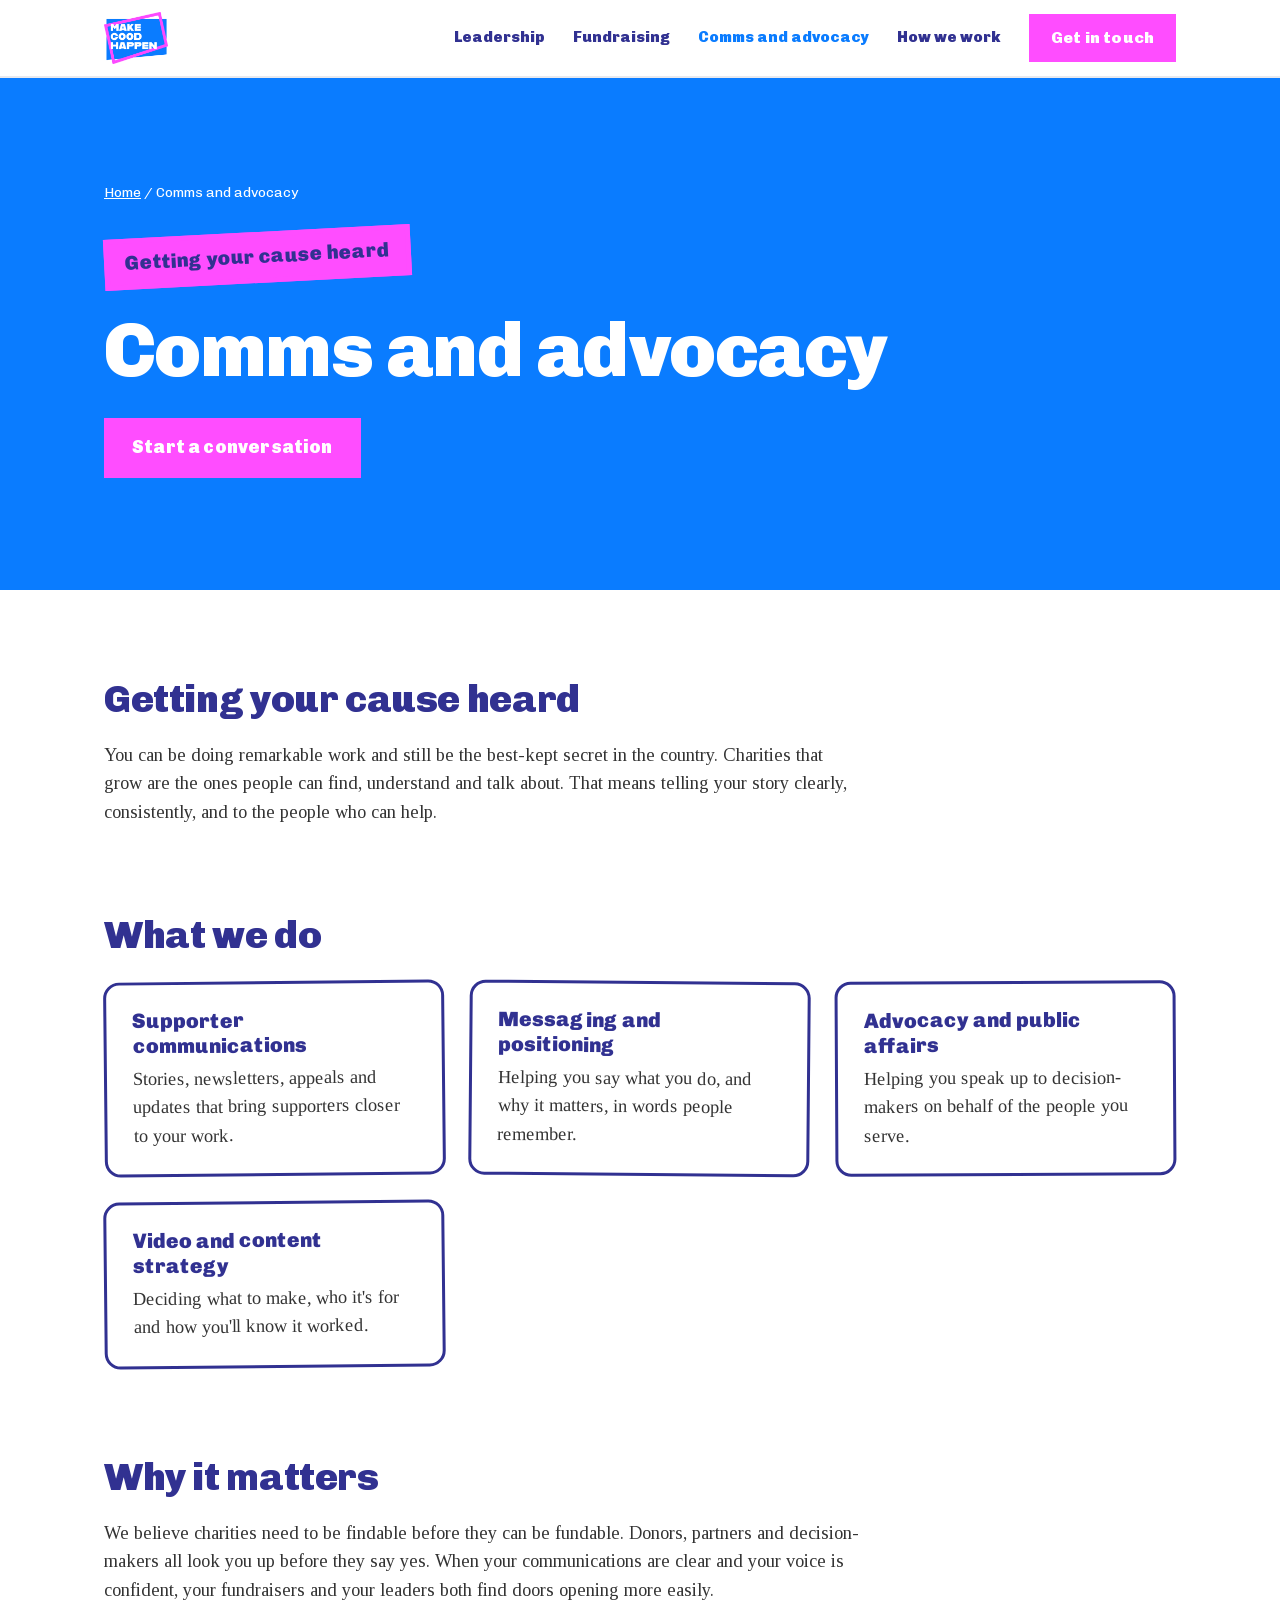
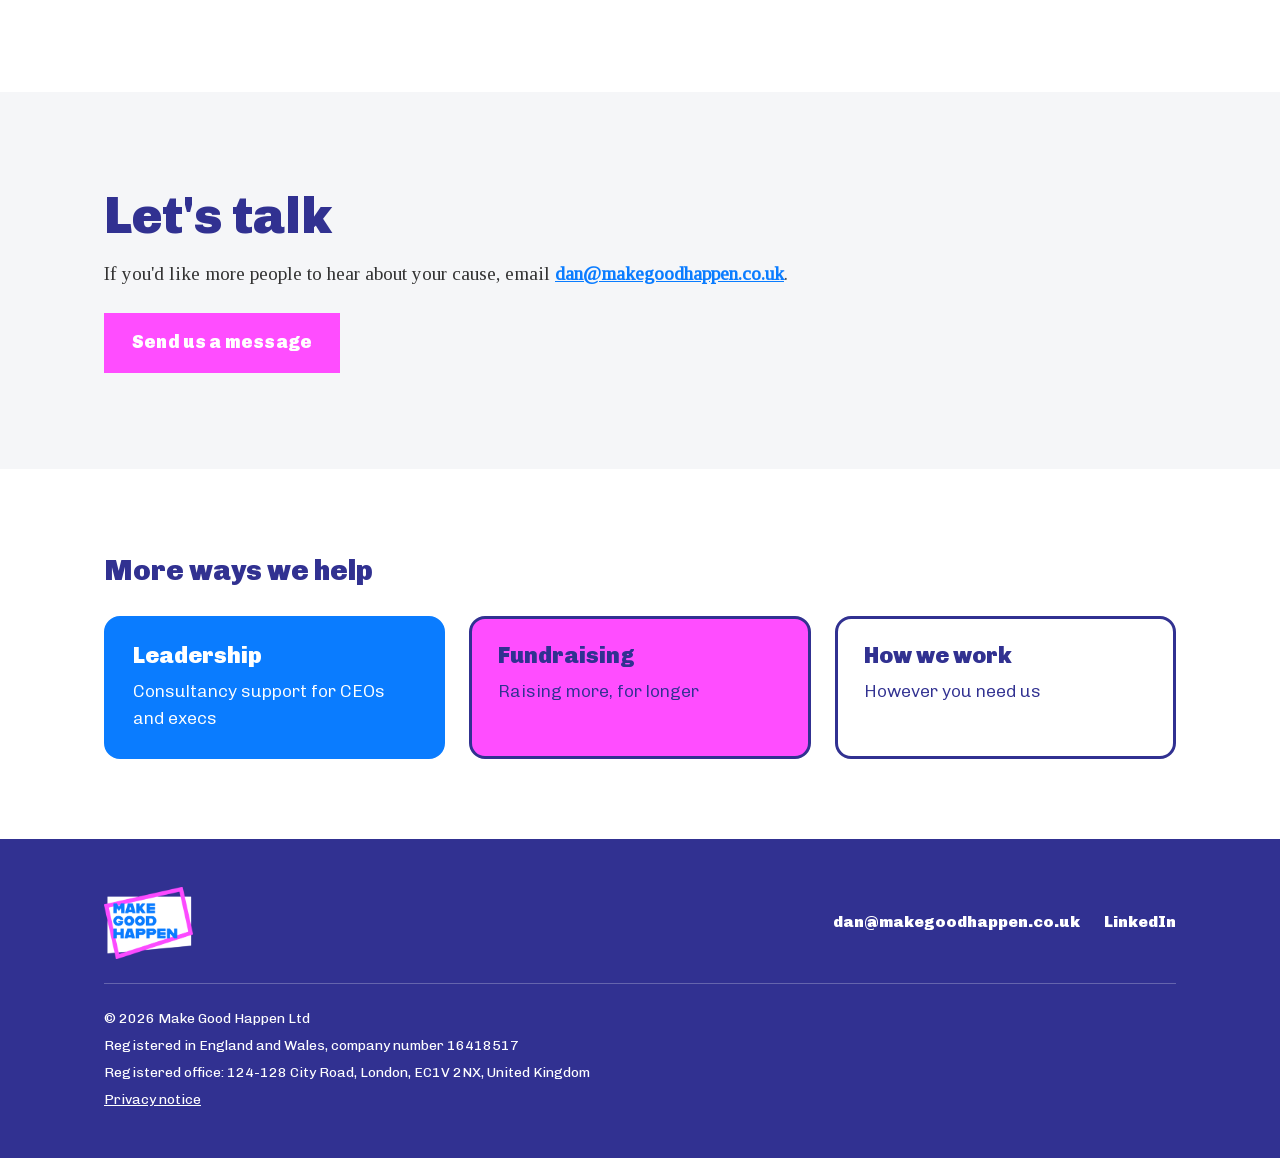
<file: comms-and-advocacy/index.html>
<!DOCTYPE html>
<html lang="en-GB">
<head>
  <meta charset="utf-8">
  <meta name="viewport" content="width=device-width, initial-scale=1">
  <title>Charity communications and advocacy support | Make Good Happen</title>
  <meta name="description" content="Communications and advocacy support for charities: getting your cause heard by supporters, the media and decision-makers.">
  <link rel="canonical" href="https://makegoodhappen.co.uk/comms-and-advocacy/">
  <meta name="robots" content="index, follow">
  <meta property="og:type" content="website">
  <meta property="og:site_name" content="Make Good Happen">
  <meta property="og:title" content="Charity communications and advocacy support | Make Good Happen">
  <meta property="og:description" content="Communications and advocacy support for charities: getting your cause heard by supporters, the media and decision-makers.">
  <meta property="og:url" content="https://makegoodhappen.co.uk/comms-and-advocacy/">
  <meta property="og:image" content="https://makegoodhappen.co.uk/og-image.png">
  <meta property="og:locale" content="en_GB">
  <meta name="twitter:card" content="summary">
  <meta name="twitter:title" content="Charity communications and advocacy support | Make Good Happen">
  <meta name="twitter:description" content="Communications and advocacy support for charities: getting your cause heard by supporters, the media and decision-makers.">
  <meta name="twitter:image" content="https://makegoodhappen.co.uk/og-image.png">
  <link rel="icon" href="https://makegoodhappen.co.uk/og-image.png">
  <link rel="preload" href="/assets/fonts/chivo-latin.woff2" as="font" type="font/woff2" crossorigin>
  <link rel="preload" href="/assets/fonts/tinos-latin.woff2" as="font" type="font/woff2" crossorigin>
  <link rel="stylesheet" href="/assets/site.css">
  <script type="application/ld+json">{"@context": "https://schema.org", "@graph": [{"@type": "WebPage", "@id": "https://makegoodhappen.co.uk/comms-and-advocacy/#page", "url": "https://makegoodhappen.co.uk/comms-and-advocacy/", "name": "Charity communications and advocacy support | Make Good Happen", "description": "Communications and advocacy support for charities: getting your cause heard by supporters, the media and decision-makers.", "inLanguage": "en-GB", "isPartOf": {"@id": "https://makegoodhappen.co.uk/#site"}, "about": {"@id": "https://makegoodhappen.co.uk/#org"}, "breadcrumb": {"@id": "https://makegoodhappen.co.uk/comms-and-advocacy/#breadcrumb"}}, {"@type": "BreadcrumbList", "@id": "https://makegoodhappen.co.uk/comms-and-advocacy/#breadcrumb", "itemListElement": [{"@type": "ListItem", "position": 1, "name": "Home", "item": "https://makegoodhappen.co.uk/"}, {"@type": "ListItem", "position": 2, "name": "Comms and advocacy", "item": "https://makegoodhappen.co.uk/comms-and-advocacy/"}]}, {"@type": "Service", "@id": "https://makegoodhappen.co.uk/comms-and-advocacy/#service", "name": "Charity communications and advocacy support", "description": "Communications and advocacy support for charities: getting your cause heard by supporters, the media and decision-makers.", "url": "https://makegoodhappen.co.uk/comms-and-advocacy/", "areaServed": "GB", "audience": {"@type": "Audience", "audienceType": "Charities"}, "provider": {"@id": "https://makegoodhappen.co.uk/#org"}}]}</script>
</head>
<body>
  <header class="site-header">
    <div class="wrap">
      <a class="logo" href="/"><img src="/assets/img/mgh-logo.png" alt="Make Good Happen logo" width="65" height="52"></a>
      <nav class="site-nav" aria-label="Main">
        <a class="nav-link" href="/leadership/">Leadership</a>
        <a class="nav-link" href="/fundraising/">Fundraising</a>
        <a class="nav-link" href="/comms-and-advocacy/" aria-current="page">Comms and advocacy</a>
        <a class="nav-link" href="/how-we-work/">How we work</a>
        <a class="btn btn-accent btn-sm" href="/#contact">Get in touch</a>
      </nav>
    </div>
  </header>

  <main>
    <section class="hero">
      <div class="wrap">
        <p class="breadcrumb"><a href="/">Home</a> / Comms and advocacy</p>
        <span class="eyebrow">Getting your cause heard</span>
        <h1>Comms and advocacy</h1>
        <a class="btn btn-accent btn-lg" href="/#contact">Start a conversation</a>
      </div>
    </section>

<section class="section"><div class="wrap"><div class="read">
<h2>Getting your cause heard</h2>
<p>You can be doing remarkable work and still be the best-kept secret in the country. Charities that grow are the ones people can find, understand and talk about. That means telling your story clearly, consistently, and to the people who can help.</p>
</div></div></section>
<section class="section"><div class="wrap"><div class="read">
<h2>What we do</h2>
</div><ul class="cards">
<li><strong>Supporter communications</strong>Stories, newsletters, appeals and updates that bring supporters closer to your work.</li>
<li><strong>Messaging and positioning</strong>Helping you say what you do, and why it matters, in words people remember.</li>
<li><strong>Advocacy and public affairs</strong>Helping you speak up to decision-makers on behalf of the people you serve.</li>
<li><strong>Video and content strategy</strong>Deciding what to make, who it's for and how you'll know it worked.</li>
</ul><div class="read">
</div></div></section>
<section class="section"><div class="wrap"><div class="read">
<h2>Why it matters</h2>
<p>We believe charities need to be findable before they can be fundable. Donors, partners and decision-makers all look you up before they say yes. When your communications are clear and your voice is confident, your fundraisers and your leaders both find doors opening more easily.</p>
</div></div></section>

    <section class="cta" id="talk">
      <div class="wrap"><div class="read">
        <h2>Let's talk</h2>
        <p>If you'd like more people to hear about your cause, email <a href="mailto:dan@makegoodhappen.co.uk">dan@makegoodhappen.co.uk</a>.</p>
        <a class="btn btn-accent btn-lg" href="/#contact">Send us a message</a>
      </div></div>
    </section>

    <section class="more">
      <div class="wrap">
        <h2>More ways we help</h2>
        <div class="more-grid">
          <a class="more-card c1" href="/leadership/"><span class="t">Leadership</span><span class="s">Consultancy support for CEOs and execs</span></a><a class="more-card c2" href="/fundraising/"><span class="t">Fundraising</span><span class="s">Raising more, for longer</span></a><a class="more-card c3" href="/how-we-work/"><span class="t">How we work</span><span class="s">However you need us</span></a>
        </div>
      </div>
    </section>
  </main>

  <footer class="site-footer">
    <div class="wrap">
      <a href="/"><img src="/assets/img/mgh-logo-footer.png" alt="Make Good Happen logo" width="89" height="72"></a>
      <div class="links">
        <a href="mailto:dan@makegoodhappen.co.uk">dan@makegoodhappen.co.uk</a>
        <a href="https://www.linkedin.com/company/make-good-happen" target="_blank" rel="noopener">LinkedIn</a>
      </div>
      <div class="legal">
        <p>&copy; 2026 Make Good Happen Ltd</p>
        <p>Registered in England and Wales, company number 16418517</p>
        <p>Registered office: 124-128 City Road, London, EC1V 2NX, United Kingdom</p>
        <p><a href="/#contact">Privacy notice</a></p>
      </div>
    </div>
  </footer>
  <script defer src="https://static.cloudflareinsights.com/beacon.min.js" data-cf-beacon='{"token": "4bbbd6217952454c8fa8ed38fb388792"}'></script>
</body>
</html>
</file>
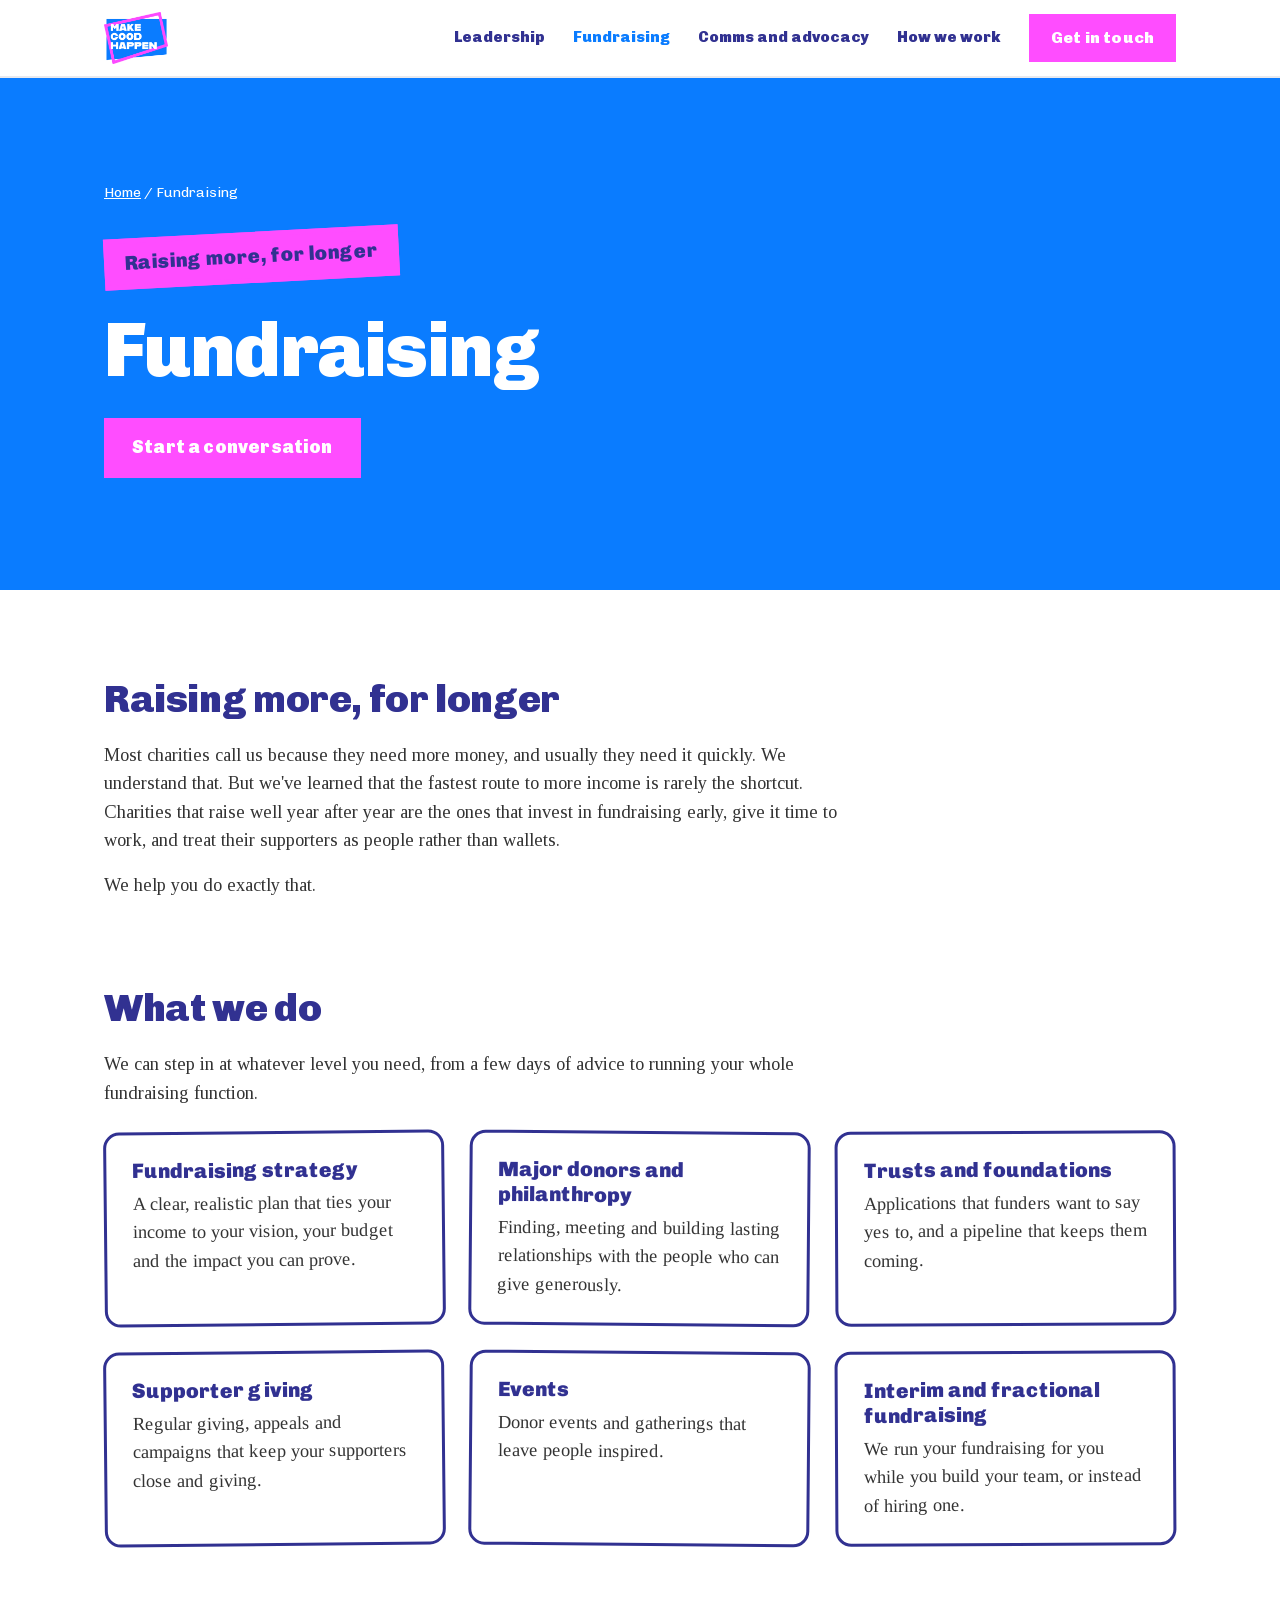
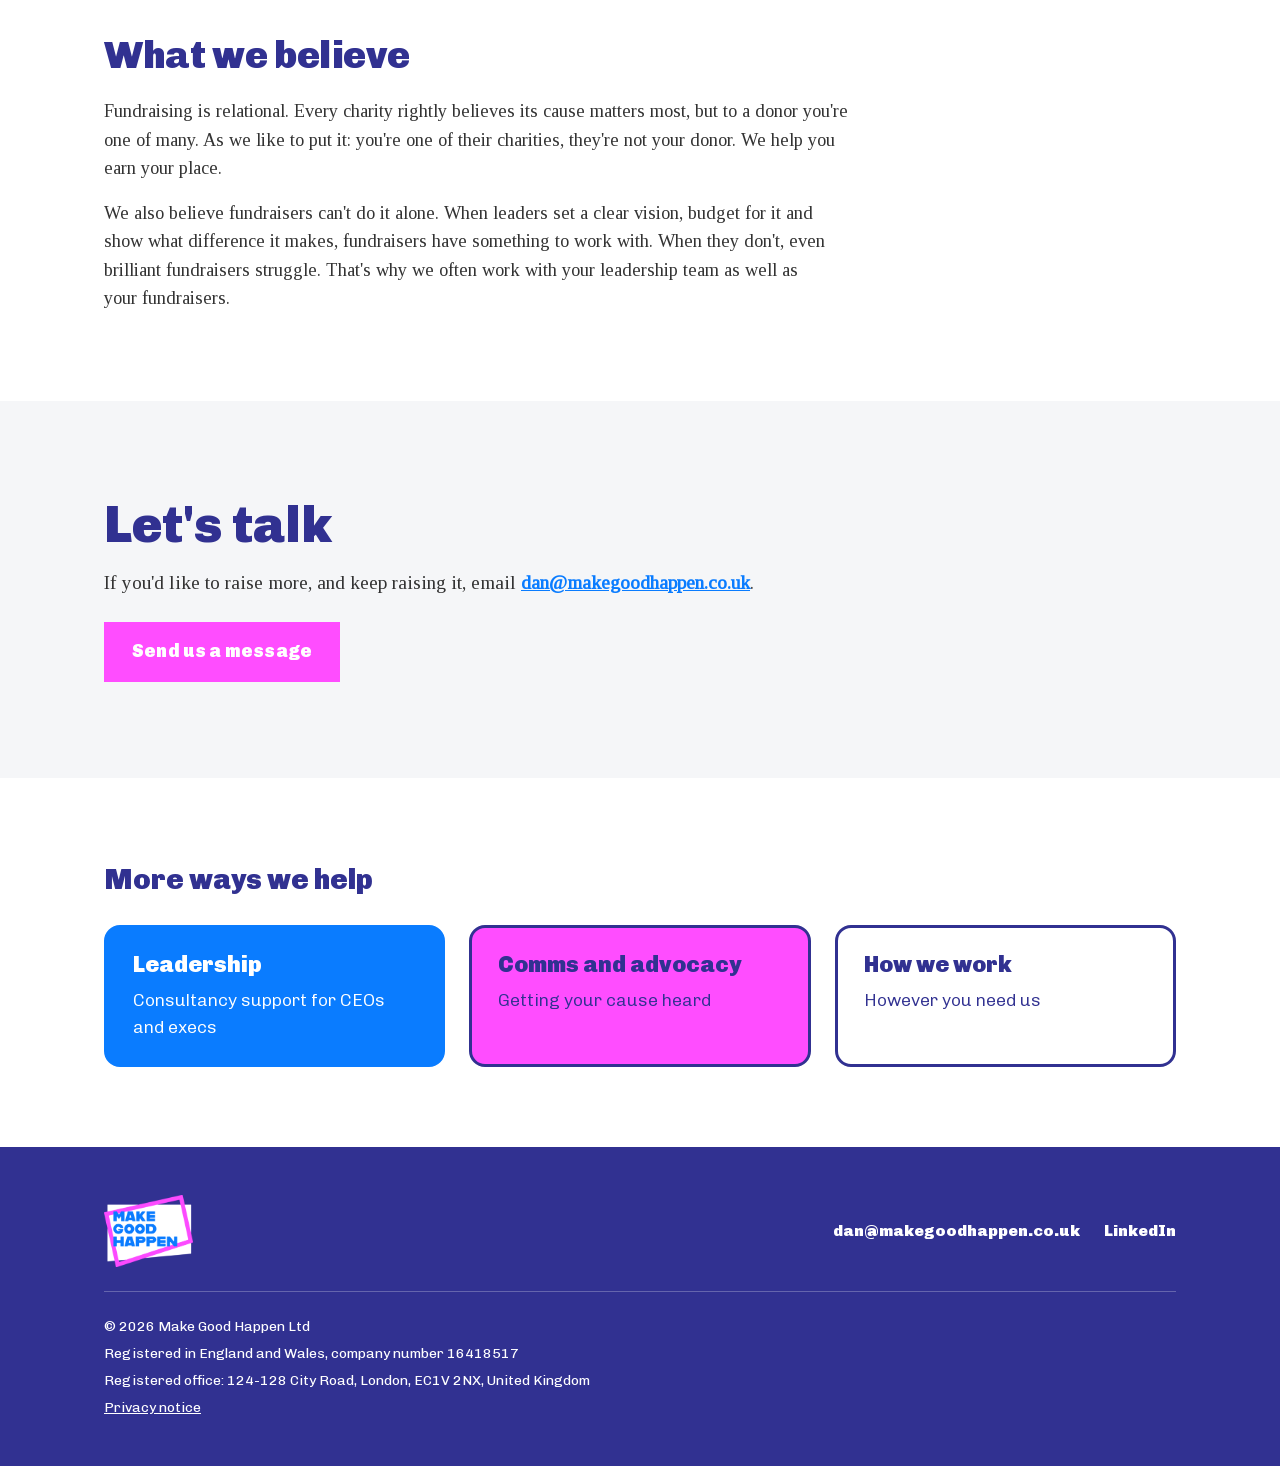
<file: fundraising/index.html>
<!DOCTYPE html>
<html lang="en-GB">
<head>
  <meta charset="utf-8">
  <meta name="viewport" content="width=device-width, initial-scale=1">
  <title>Charity fundraising consultancy, strategy and delivery | Make Good Happen</title>
  <meta name="description" content="Fundraising strategy, consultancy and hands-on delivery for charities. Major donors, philanthropy, trusts and supporter giving, from people who&#x27;ve led fundraising at national charities.">
  <link rel="canonical" href="https://makegoodhappen.co.uk/fundraising/">
  <meta name="robots" content="index, follow">
  <meta property="og:type" content="website">
  <meta property="og:site_name" content="Make Good Happen">
  <meta property="og:title" content="Charity fundraising consultancy, strategy and delivery | Make Good Happen">
  <meta property="og:description" content="Fundraising strategy, consultancy and hands-on delivery for charities. Major donors, philanthropy, trusts and supporter giving, from people who&#x27;ve led fundraising at national charities.">
  <meta property="og:url" content="https://makegoodhappen.co.uk/fundraising/">
  <meta property="og:image" content="https://makegoodhappen.co.uk/og-image.png">
  <meta property="og:locale" content="en_GB">
  <meta name="twitter:card" content="summary">
  <meta name="twitter:title" content="Charity fundraising consultancy, strategy and delivery | Make Good Happen">
  <meta name="twitter:description" content="Fundraising strategy, consultancy and hands-on delivery for charities. Major donors, philanthropy, trusts and supporter giving, from people who&#x27;ve led fundraising at national charities.">
  <meta name="twitter:image" content="https://makegoodhappen.co.uk/og-image.png">
  <link rel="icon" href="https://makegoodhappen.co.uk/og-image.png">
  <link rel="preload" href="/assets/fonts/chivo-latin.woff2" as="font" type="font/woff2" crossorigin>
  <link rel="preload" href="/assets/fonts/tinos-latin.woff2" as="font" type="font/woff2" crossorigin>
  <link rel="stylesheet" href="/assets/site.css">
  <script type="application/ld+json">{"@context": "https://schema.org", "@graph": [{"@type": "WebPage", "@id": "https://makegoodhappen.co.uk/fundraising/#page", "url": "https://makegoodhappen.co.uk/fundraising/", "name": "Charity fundraising consultancy, strategy and delivery | Make Good Happen", "description": "Fundraising strategy, consultancy and hands-on delivery for charities. Major donors, philanthropy, trusts and supporter giving, from people who've led fundraising at national charities.", "inLanguage": "en-GB", "isPartOf": {"@id": "https://makegoodhappen.co.uk/#site"}, "about": {"@id": "https://makegoodhappen.co.uk/#org"}, "breadcrumb": {"@id": "https://makegoodhappen.co.uk/fundraising/#breadcrumb"}}, {"@type": "BreadcrumbList", "@id": "https://makegoodhappen.co.uk/fundraising/#breadcrumb", "itemListElement": [{"@type": "ListItem", "position": 1, "name": "Home", "item": "https://makegoodhappen.co.uk/"}, {"@type": "ListItem", "position": 2, "name": "Fundraising", "item": "https://makegoodhappen.co.uk/fundraising/"}]}, {"@type": "Service", "@id": "https://makegoodhappen.co.uk/fundraising/#service", "name": "Charity fundraising consultancy, strategy and delivery", "description": "Fundraising strategy, consultancy and hands-on delivery for charities. Major donors, philanthropy, trusts and supporter giving, from people who've led fundraising at national charities.", "url": "https://makegoodhappen.co.uk/fundraising/", "areaServed": "GB", "audience": {"@type": "Audience", "audienceType": "Charities"}, "provider": {"@id": "https://makegoodhappen.co.uk/#org"}}]}</script>
</head>
<body>
  <header class="site-header">
    <div class="wrap">
      <a class="logo" href="/"><img src="/assets/img/mgh-logo.png" alt="Make Good Happen logo" width="65" height="52"></a>
      <nav class="site-nav" aria-label="Main">
        <a class="nav-link" href="/leadership/">Leadership</a>
        <a class="nav-link" href="/fundraising/" aria-current="page">Fundraising</a>
        <a class="nav-link" href="/comms-and-advocacy/">Comms and advocacy</a>
        <a class="nav-link" href="/how-we-work/">How we work</a>
        <a class="btn btn-accent btn-sm" href="/#contact">Get in touch</a>
      </nav>
    </div>
  </header>

  <main>
    <section class="hero">
      <div class="wrap">
        <p class="breadcrumb"><a href="/">Home</a> / Fundraising</p>
        <span class="eyebrow">Raising more, for longer</span>
        <h1>Fundraising</h1>
        <a class="btn btn-accent btn-lg" href="/#contact">Start a conversation</a>
      </div>
    </section>

<section class="section"><div class="wrap"><div class="read">
<h2>Raising more, for longer</h2>
<p>Most charities call us because they need more money, and usually they need it quickly. We understand that. But we've learned that the fastest route to more income is rarely the shortcut. Charities that raise well year after year are the ones that invest in fundraising early, give it time to work, and treat their supporters as people rather than wallets.</p>
<p>We help you do exactly that.</p>
</div></div></section>
<section class="section"><div class="wrap"><div class="read">
<h2>What we do</h2>
<p>We can step in at whatever level you need, from a few days of advice to running your whole fundraising function.</p>
</div><ul class="cards">
<li><strong>Fundraising strategy</strong>A clear, realistic plan that ties your income to your vision, your budget and the impact you can prove.</li>
<li><strong>Major donors and philanthropy</strong>Finding, meeting and building lasting relationships with the people who can give generously.</li>
<li><strong>Trusts and foundations</strong>Applications that funders want to say yes to, and a pipeline that keeps them coming.</li>
<li><strong>Supporter giving</strong>Regular giving, appeals and campaigns that keep your supporters close and giving.</li>
<li><strong>Events</strong>Donor events and gatherings that leave people inspired.</li>
<li><strong>Interim and fractional fundraising</strong>We run your fundraising for you while you build your team, or instead of hiring one.</li>
</ul><div class="read">
</div></div></section>
<section class="section"><div class="wrap"><div class="read">
<h2>What we believe</h2>
<p>Fundraising is relational. Every charity rightly believes its cause matters most, but to a donor you're one of many. As we like to put it: you're one of their charities, they're not your donor. We help you earn your place.</p>
<p>We also believe fundraisers can't do it alone. When leaders set a clear vision, budget for it and show what difference it makes, fundraisers have something to work with. When they don't, even brilliant fundraisers struggle. That's why we often work with your leadership team as well as your fundraisers.</p>
</div></div></section>

    <section class="cta" id="talk">
      <div class="wrap"><div class="read">
        <h2>Let's talk</h2>
        <p>If you'd like to raise more, and keep raising it, email <a href="mailto:dan@makegoodhappen.co.uk">dan@makegoodhappen.co.uk</a>.</p>
        <a class="btn btn-accent btn-lg" href="/#contact">Send us a message</a>
      </div></div>
    </section>

    <section class="more">
      <div class="wrap">
        <h2>More ways we help</h2>
        <div class="more-grid">
          <a class="more-card c1" href="/leadership/"><span class="t">Leadership</span><span class="s">Consultancy support for CEOs and execs</span></a><a class="more-card c2" href="/comms-and-advocacy/"><span class="t">Comms and advocacy</span><span class="s">Getting your cause heard</span></a><a class="more-card c3" href="/how-we-work/"><span class="t">How we work</span><span class="s">However you need us</span></a>
        </div>
      </div>
    </section>
  </main>

  <footer class="site-footer">
    <div class="wrap">
      <a href="/"><img src="/assets/img/mgh-logo-footer.png" alt="Make Good Happen logo" width="89" height="72"></a>
      <div class="links">
        <a href="mailto:dan@makegoodhappen.co.uk">dan@makegoodhappen.co.uk</a>
        <a href="https://www.linkedin.com/company/make-good-happen" target="_blank" rel="noopener">LinkedIn</a>
      </div>
      <div class="legal">
        <p>&copy; 2026 Make Good Happen Ltd</p>
        <p>Registered in England and Wales, company number 16418517</p>
        <p>Registered office: 124-128 City Road, London, EC1V 2NX, United Kingdom</p>
        <p><a href="/#contact">Privacy notice</a></p>
      </div>
    </div>
  </footer>
  <script defer src="https://static.cloudflareinsights.com/beacon.min.js" data-cf-beacon='{"token": "4bbbd6217952454c8fa8ed38fb388792"}'></script>
</body>
</html>
</file>
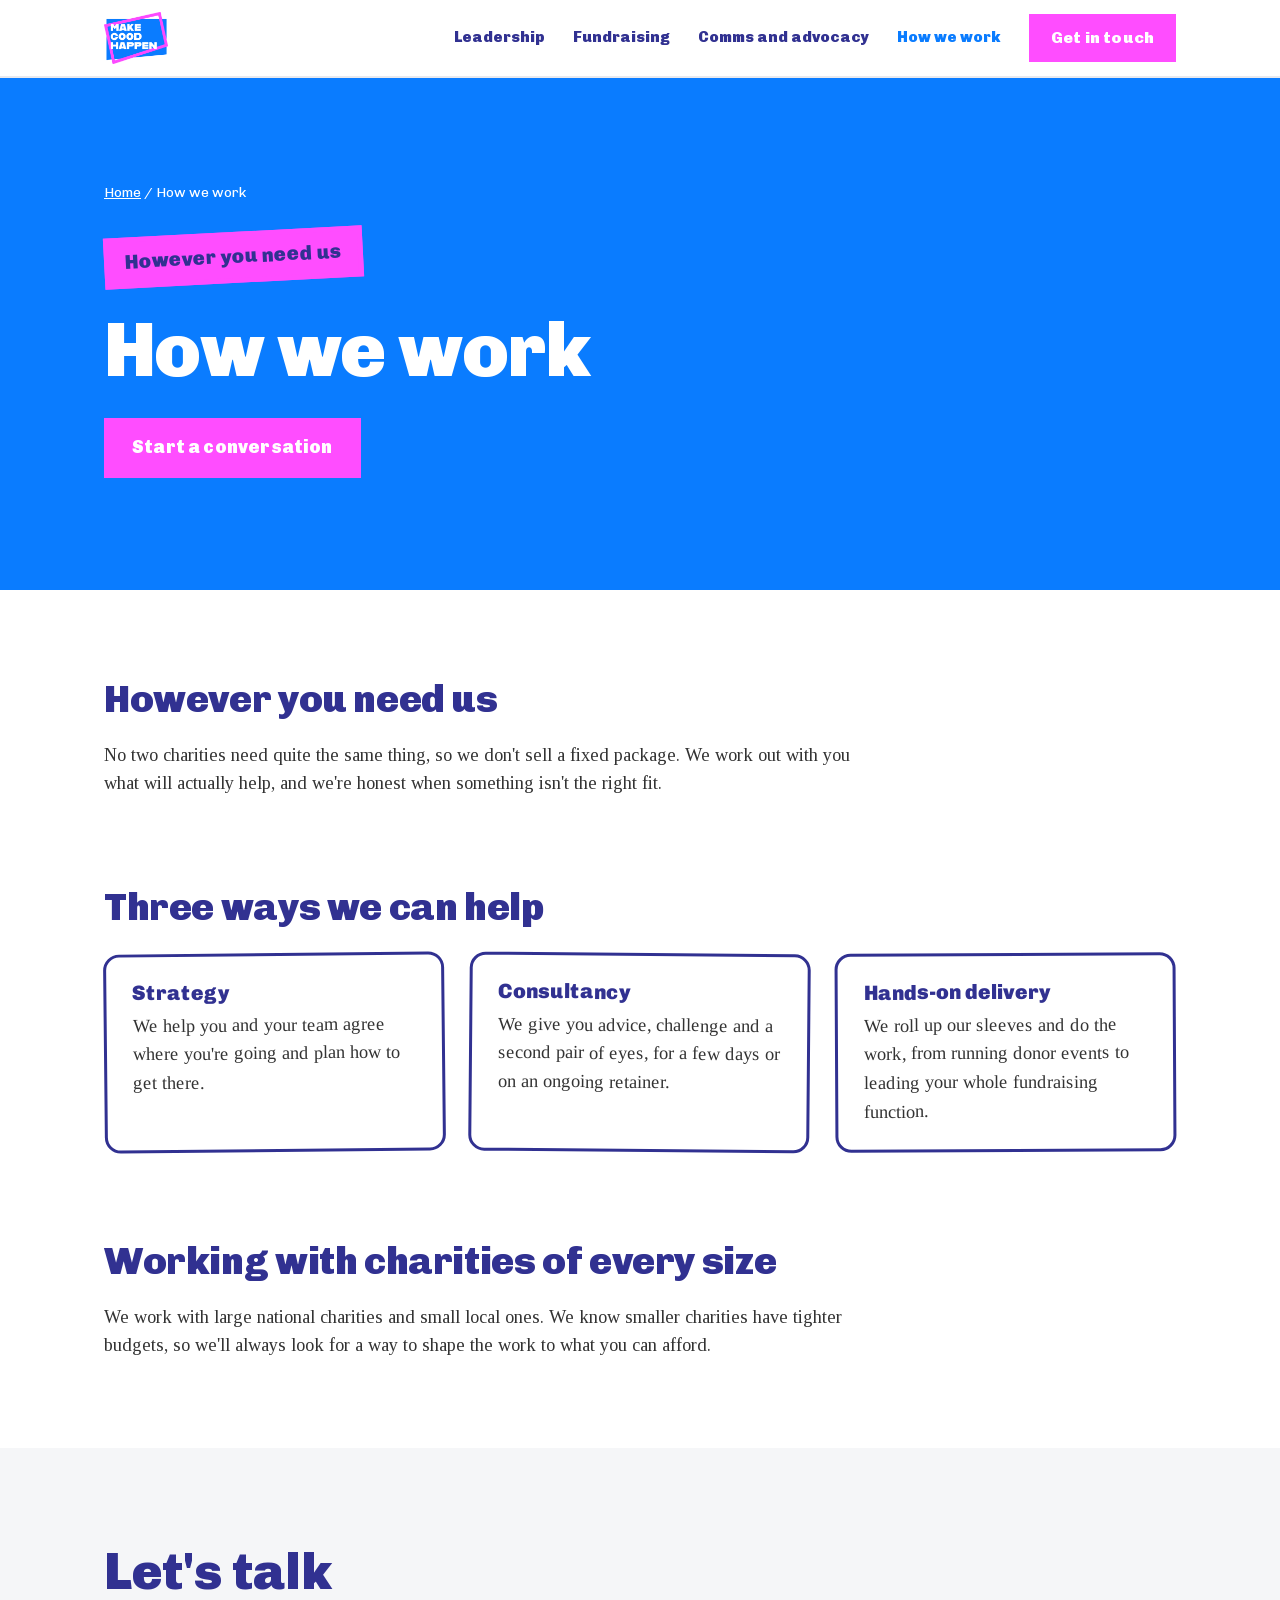
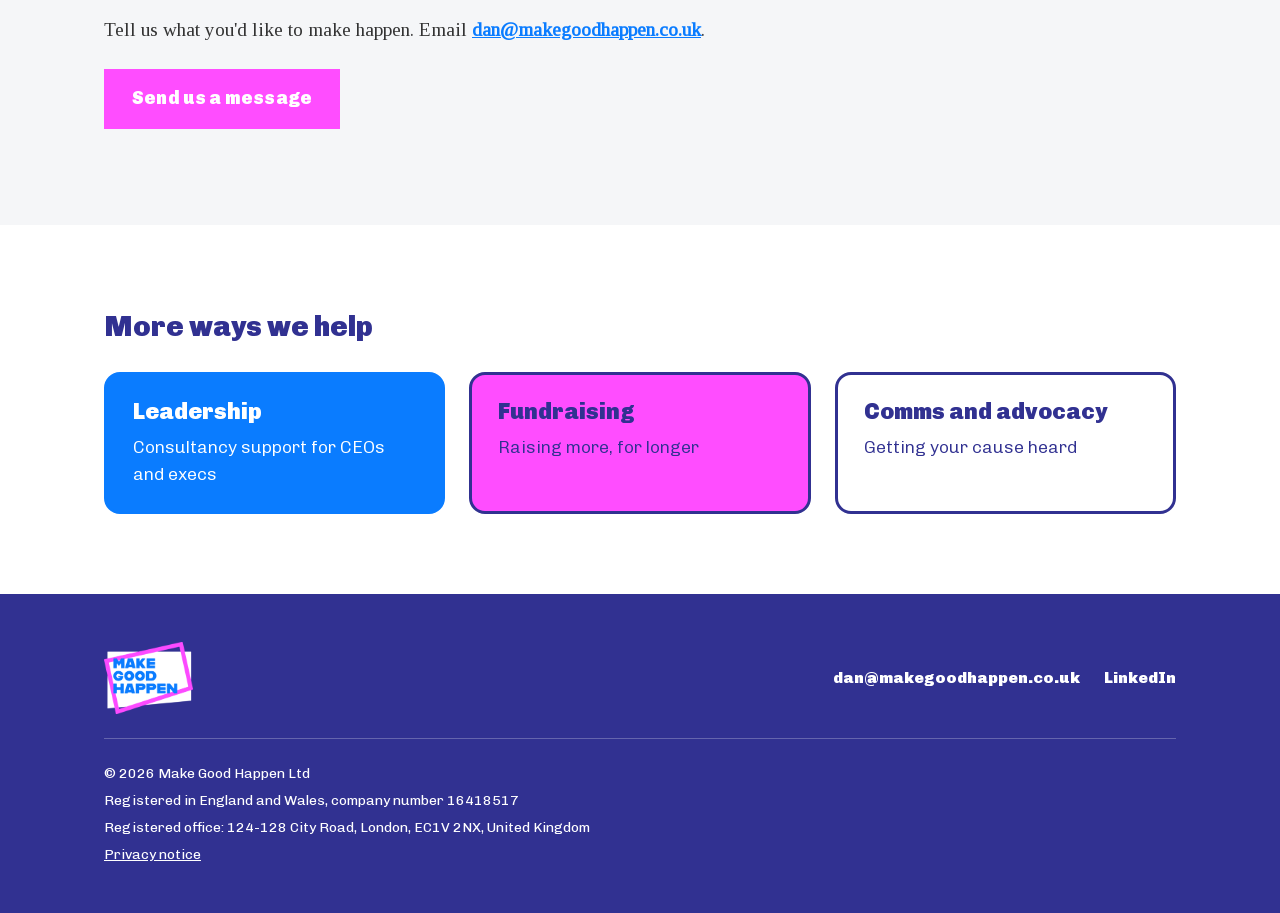
<file: how-we-work/index.html>
<!DOCTYPE html>
<html lang="en-GB">
<head>
  <meta charset="utf-8">
  <meta name="viewport" content="width=device-width, initial-scale=1">
  <title>How we work with charities: strategy, consultancy and delivery | Make Good Happen</title>
  <meta name="description" content="However you need us: strategy, consultancy or hands-on delivery for charity leaders, fundraising, communications and advocacy.">
  <link rel="canonical" href="https://makegoodhappen.co.uk/how-we-work/">
  <meta name="robots" content="index, follow">
  <meta property="og:type" content="website">
  <meta property="og:site_name" content="Make Good Happen">
  <meta property="og:title" content="How we work with charities: strategy, consultancy and delivery | Make Good Happen">
  <meta property="og:description" content="However you need us: strategy, consultancy or hands-on delivery for charity leaders, fundraising, communications and advocacy.">
  <meta property="og:url" content="https://makegoodhappen.co.uk/how-we-work/">
  <meta property="og:image" content="https://makegoodhappen.co.uk/og-image.png">
  <meta property="og:locale" content="en_GB">
  <meta name="twitter:card" content="summary">
  <meta name="twitter:title" content="How we work with charities: strategy, consultancy and delivery | Make Good Happen">
  <meta name="twitter:description" content="However you need us: strategy, consultancy or hands-on delivery for charity leaders, fundraising, communications and advocacy.">
  <meta name="twitter:image" content="https://makegoodhappen.co.uk/og-image.png">
  <link rel="icon" href="https://makegoodhappen.co.uk/og-image.png">
  <link rel="preload" href="/assets/fonts/chivo-latin.woff2" as="font" type="font/woff2" crossorigin>
  <link rel="preload" href="/assets/fonts/tinos-latin.woff2" as="font" type="font/woff2" crossorigin>
  <link rel="stylesheet" href="/assets/site.css">
  <script type="application/ld+json">{"@context": "https://schema.org", "@graph": [{"@type": "WebPage", "@id": "https://makegoodhappen.co.uk/how-we-work/#page", "url": "https://makegoodhappen.co.uk/how-we-work/", "name": "How we work with charities: strategy, consultancy and delivery | Make Good Happen", "description": "However you need us: strategy, consultancy or hands-on delivery for charity leaders, fundraising, communications and advocacy.", "inLanguage": "en-GB", "isPartOf": {"@id": "https://makegoodhappen.co.uk/#site"}, "about": {"@id": "https://makegoodhappen.co.uk/#org"}, "breadcrumb": {"@id": "https://makegoodhappen.co.uk/how-we-work/#breadcrumb"}}, {"@type": "BreadcrumbList", "@id": "https://makegoodhappen.co.uk/how-we-work/#breadcrumb", "itemListElement": [{"@type": "ListItem", "position": 1, "name": "Home", "item": "https://makegoodhappen.co.uk/"}, {"@type": "ListItem", "position": 2, "name": "How we work", "item": "https://makegoodhappen.co.uk/how-we-work/"}]}]}</script>
</head>
<body>
  <header class="site-header">
    <div class="wrap">
      <a class="logo" href="/"><img src="/assets/img/mgh-logo.png" alt="Make Good Happen logo" width="65" height="52"></a>
      <nav class="site-nav" aria-label="Main">
        <a class="nav-link" href="/leadership/">Leadership</a>
        <a class="nav-link" href="/fundraising/">Fundraising</a>
        <a class="nav-link" href="/comms-and-advocacy/">Comms and advocacy</a>
        <a class="nav-link" href="/how-we-work/" aria-current="page">How we work</a>
        <a class="btn btn-accent btn-sm" href="/#contact">Get in touch</a>
      </nav>
    </div>
  </header>

  <main>
    <section class="hero">
      <div class="wrap">
        <p class="breadcrumb"><a href="/">Home</a> / How we work</p>
        <span class="eyebrow">However you need us</span>
        <h1>How we work</h1>
        <a class="btn btn-accent btn-lg" href="/#contact">Start a conversation</a>
      </div>
    </section>

<section class="section"><div class="wrap"><div class="read">
<h2>However you need us</h2>
<p>No two charities need quite the same thing, so we don't sell a fixed package. We work out with you what will actually help, and we're honest when something isn't the right fit.</p>
</div></div></section>
<section class="section"><div class="wrap"><div class="read">
<h2>Three ways we can help</h2>
</div><ul class="cards">
<li><strong>Strategy</strong>We help you and your team agree where you're going and plan how to get there.</li>
<li><strong>Consultancy</strong>We give you advice, challenge and a second pair of eyes, for a few days or on an ongoing retainer.</li>
<li><strong>Hands-on delivery</strong>We roll up our sleeves and do the work, from running donor events to leading your whole fundraising function.</li>
</ul><div class="read">
</div></div></section>
<section class="section"><div class="wrap"><div class="read">
<h2>Working with charities of every size</h2>
<p>We work with large national charities and small local ones. We know smaller charities have tighter budgets, so we'll always look for a way to shape the work to what you can afford.</p>
</div></div></section>

    <section class="cta" id="talk">
      <div class="wrap"><div class="read">
        <h2>Let's talk</h2>
        <p>Tell us what you'd like to make happen. Email <a href="mailto:dan@makegoodhappen.co.uk">dan@makegoodhappen.co.uk</a>.</p>
        <a class="btn btn-accent btn-lg" href="/#contact">Send us a message</a>
      </div></div>
    </section>

    <section class="more">
      <div class="wrap">
        <h2>More ways we help</h2>
        <div class="more-grid">
          <a class="more-card c1" href="/leadership/"><span class="t">Leadership</span><span class="s">Consultancy support for CEOs and execs</span></a><a class="more-card c2" href="/fundraising/"><span class="t">Fundraising</span><span class="s">Raising more, for longer</span></a><a class="more-card c3" href="/comms-and-advocacy/"><span class="t">Comms and advocacy</span><span class="s">Getting your cause heard</span></a>
        </div>
      </div>
    </section>
  </main>

  <footer class="site-footer">
    <div class="wrap">
      <a href="/"><img src="/assets/img/mgh-logo-footer.png" alt="Make Good Happen logo" width="89" height="72"></a>
      <div class="links">
        <a href="mailto:dan@makegoodhappen.co.uk">dan@makegoodhappen.co.uk</a>
        <a href="https://www.linkedin.com/company/make-good-happen" target="_blank" rel="noopener">LinkedIn</a>
      </div>
      <div class="legal">
        <p>&copy; 2026 Make Good Happen Ltd</p>
        <p>Registered in England and Wales, company number 16418517</p>
        <p>Registered office: 124-128 City Road, London, EC1V 2NX, United Kingdom</p>
        <p><a href="/#contact">Privacy notice</a></p>
      </div>
    </div>
  </footer>
  <script defer src="https://static.cloudflareinsights.com/beacon.min.js" data-cf-beacon='{"token": "4bbbd6217952454c8fa8ed38fb388792"}'></script>
</body>
</html>
</file>
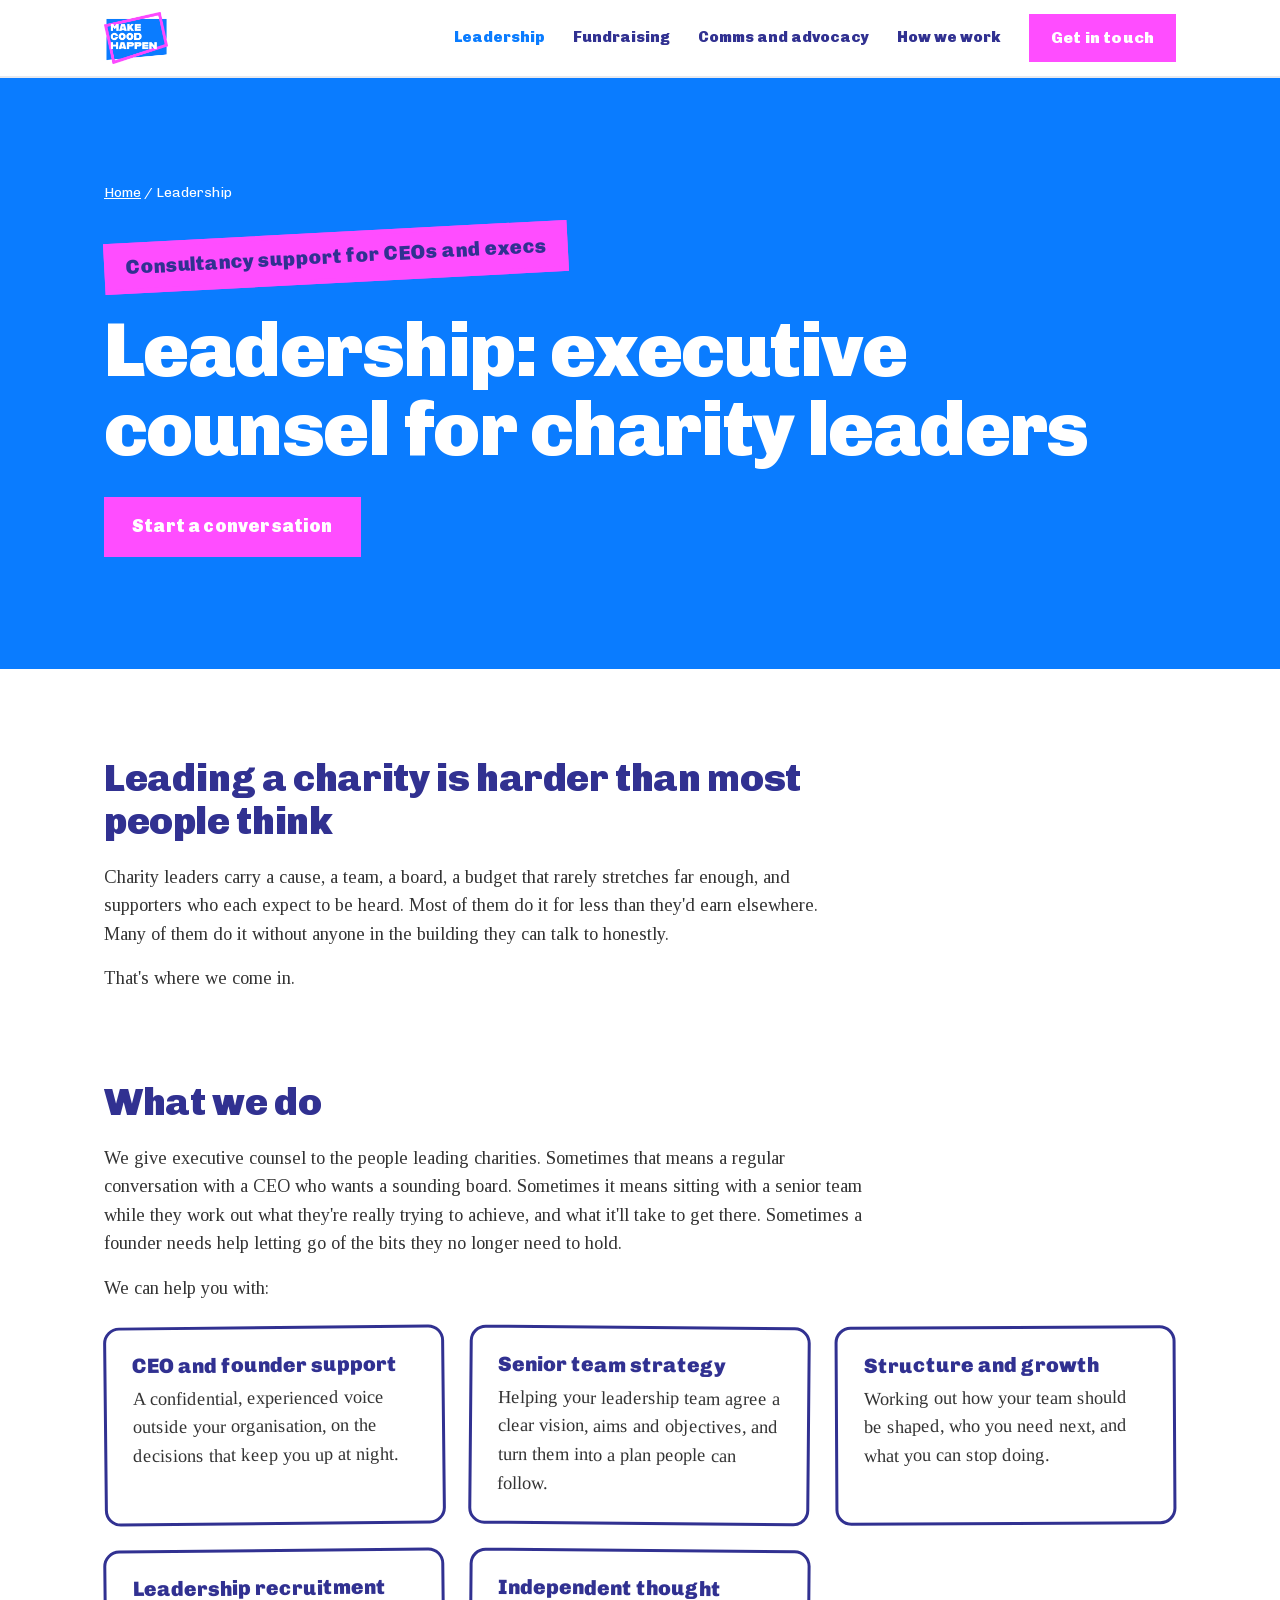
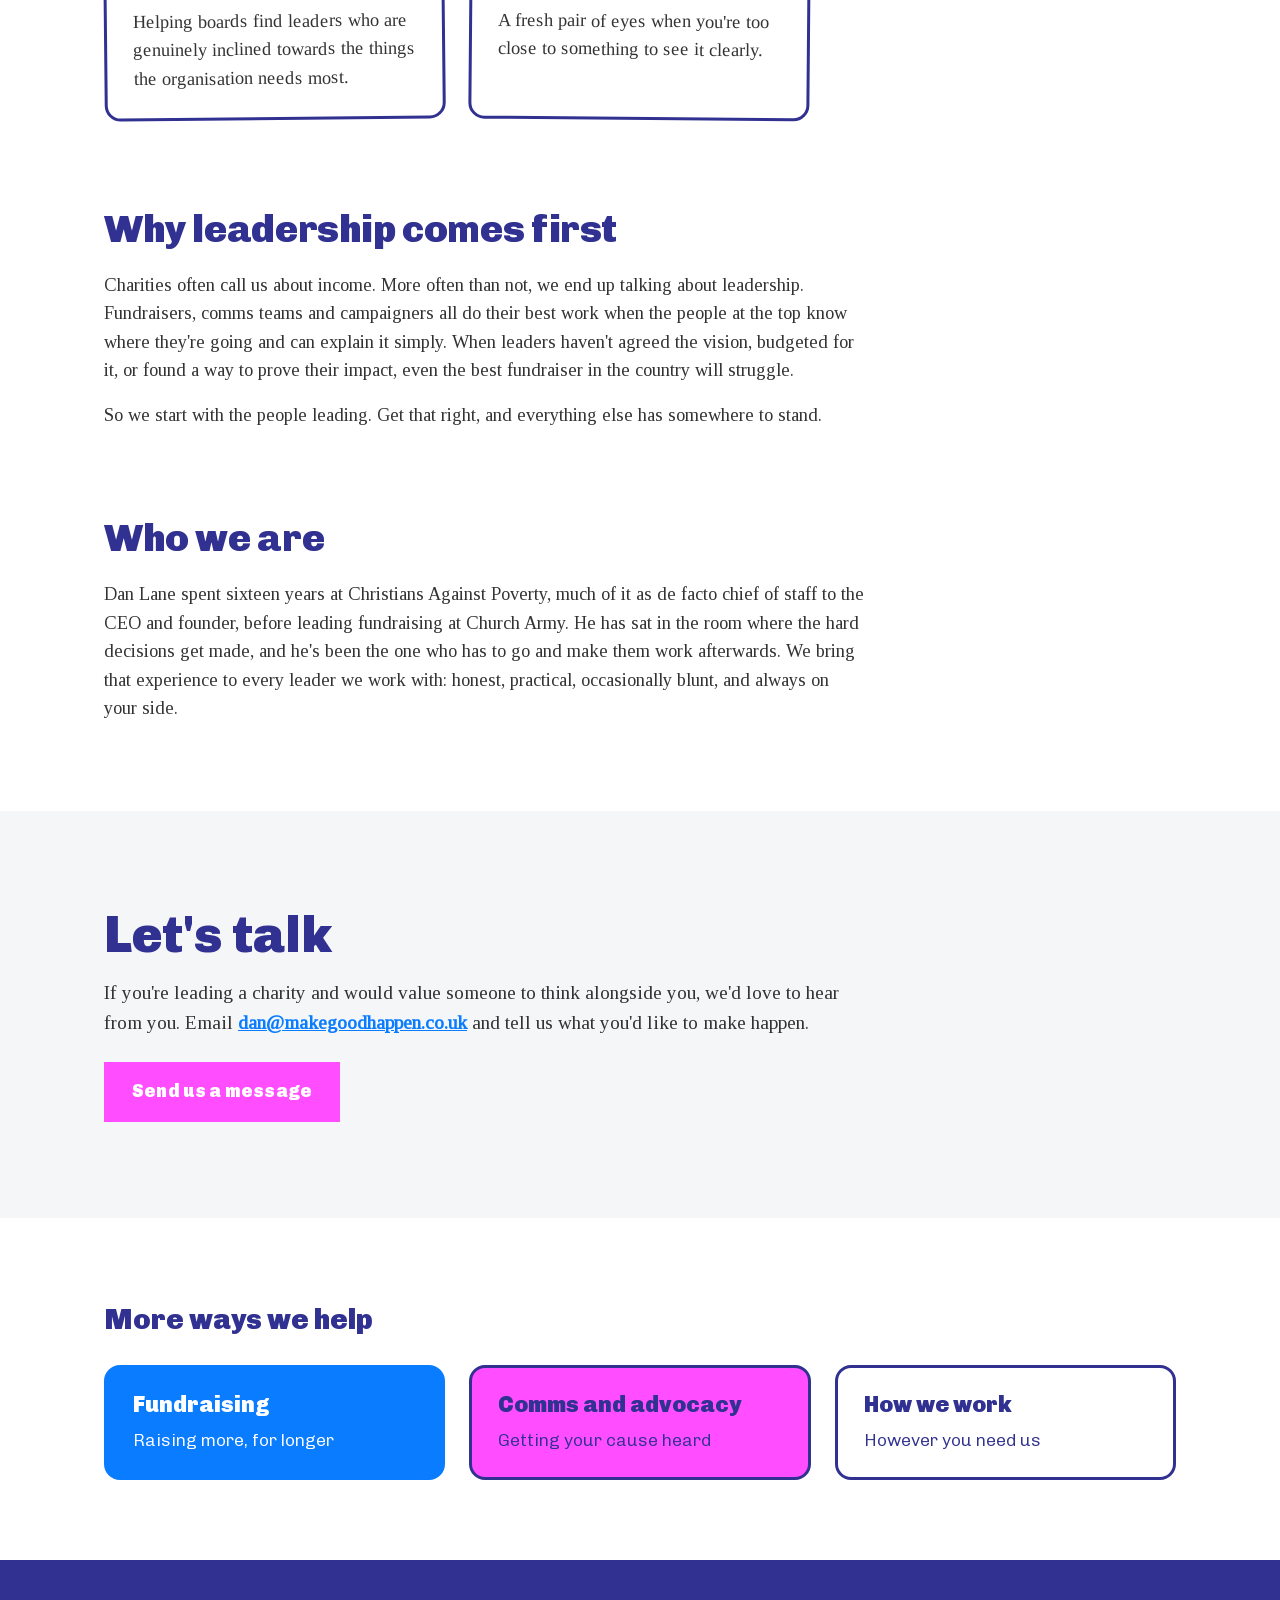
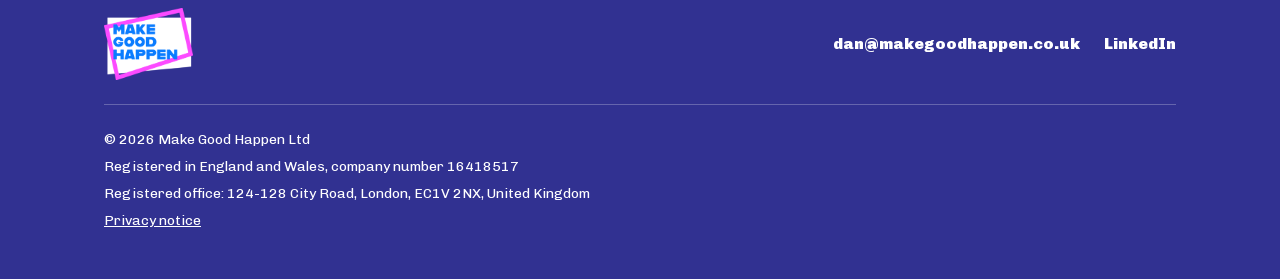
<file: leadership/index.html>
<!DOCTYPE html>
<html lang="en-GB">
<head>
  <meta charset="utf-8">
  <meta name="viewport" content="width=device-width, initial-scale=1">
  <title>Charity leadership support and executive counsel for CEOs | Make Good Happen</title>
  <meta name="description" content="Executive counsel for charity CEOs, founders and senior teams. Independent, experienced support from people who have led charities, not just advised them.">
  <link rel="canonical" href="https://makegoodhappen.co.uk/leadership/">
  <meta name="robots" content="index, follow">
  <meta property="og:type" content="website">
  <meta property="og:site_name" content="Make Good Happen">
  <meta property="og:title" content="Charity leadership support and executive counsel for CEOs | Make Good Happen">
  <meta property="og:description" content="Executive counsel for charity CEOs, founders and senior teams. Independent, experienced support from people who have led charities, not just advised them.">
  <meta property="og:url" content="https://makegoodhappen.co.uk/leadership/">
  <meta property="og:image" content="https://makegoodhappen.co.uk/og-image.png">
  <meta property="og:locale" content="en_GB">
  <meta name="twitter:card" content="summary">
  <meta name="twitter:title" content="Charity leadership support and executive counsel for CEOs | Make Good Happen">
  <meta name="twitter:description" content="Executive counsel for charity CEOs, founders and senior teams. Independent, experienced support from people who have led charities, not just advised them.">
  <meta name="twitter:image" content="https://makegoodhappen.co.uk/og-image.png">
  <link rel="icon" href="https://makegoodhappen.co.uk/og-image.png">
  <link rel="preload" href="/assets/fonts/chivo-latin.woff2" as="font" type="font/woff2" crossorigin>
  <link rel="preload" href="/assets/fonts/tinos-latin.woff2" as="font" type="font/woff2" crossorigin>
  <link rel="stylesheet" href="/assets/site.css">
  <script type="application/ld+json">{"@context": "https://schema.org", "@graph": [{"@type": "WebPage", "@id": "https://makegoodhappen.co.uk/leadership/#page", "url": "https://makegoodhappen.co.uk/leadership/", "name": "Charity leadership support and executive counsel for CEOs | Make Good Happen", "description": "Executive counsel for charity CEOs, founders and senior teams. Independent, experienced support from people who have led charities, not just advised them.", "inLanguage": "en-GB", "isPartOf": {"@id": "https://makegoodhappen.co.uk/#site"}, "about": {"@id": "https://makegoodhappen.co.uk/#org"}, "breadcrumb": {"@id": "https://makegoodhappen.co.uk/leadership/#breadcrumb"}}, {"@type": "BreadcrumbList", "@id": "https://makegoodhappen.co.uk/leadership/#breadcrumb", "itemListElement": [{"@type": "ListItem", "position": 1, "name": "Home", "item": "https://makegoodhappen.co.uk/"}, {"@type": "ListItem", "position": 2, "name": "Leadership", "item": "https://makegoodhappen.co.uk/leadership/"}]}, {"@type": "Service", "@id": "https://makegoodhappen.co.uk/leadership/#service", "name": "Charity leadership support and executive counsel", "description": "Executive counsel for charity CEOs, founders and senior teams. Independent, experienced support from people who have led charities, not just advised them.", "url": "https://makegoodhappen.co.uk/leadership/", "areaServed": "GB", "audience": {"@type": "Audience", "audienceType": "Charities"}, "provider": {"@id": "https://makegoodhappen.co.uk/#org"}}]}</script>
</head>
<body>
  <header class="site-header">
    <div class="wrap">
      <a class="logo" href="/"><img src="/assets/img/mgh-logo.png" alt="Make Good Happen logo" width="65" height="52"></a>
      <nav class="site-nav" aria-label="Main">
        <a class="nav-link" href="/leadership/" aria-current="page">Leadership</a>
        <a class="nav-link" href="/fundraising/">Fundraising</a>
        <a class="nav-link" href="/comms-and-advocacy/">Comms and advocacy</a>
        <a class="nav-link" href="/how-we-work/">How we work</a>
        <a class="btn btn-accent btn-sm" href="/#contact">Get in touch</a>
      </nav>
    </div>
  </header>

  <main>
    <section class="hero">
      <div class="wrap">
        <p class="breadcrumb"><a href="/">Home</a> / Leadership</p>
        <span class="eyebrow">Consultancy support for CEOs and execs</span>
        <h1>Leadership: executive counsel for charity leaders</h1>
        <a class="btn btn-accent btn-lg" href="/#contact">Start a conversation</a>
      </div>
    </section>

<section class="section"><div class="wrap"><div class="read">
<h2>Leading a charity is harder than most people think</h2>
<p>Charity leaders carry a cause, a team, a board, a budget that rarely stretches far enough, and supporters who each expect to be heard. Most of them do it for less than they'd earn elsewhere. Many of them do it without anyone in the building they can talk to honestly.</p>
<p>That's where we come in.</p>
</div></div></section>
<section class="section"><div class="wrap"><div class="read">
<h2>What we do</h2>
<p>We give executive counsel to the people leading charities. Sometimes that means a regular conversation with a CEO who wants a sounding board. Sometimes it means sitting with a senior team while they work out what they're really trying to achieve, and what it'll take to get there. Sometimes a founder needs help letting go of the bits they no longer need to hold.</p>
<p>We can help you with:</p>
</div><ul class="cards">
<li><strong>CEO and founder support</strong>A confidential, experienced voice outside your organisation, on the decisions that keep you up at night.</li>
<li><strong>Senior team strategy</strong>Helping your leadership team agree a clear vision, aims and objectives, and turn them into a plan people can follow.</li>
<li><strong>Structure and growth</strong>Working out how your team should be shaped, who you need next, and what you can stop doing.</li>
<li><strong>Leadership recruitment</strong>Helping boards find leaders who are genuinely inclined towards the things the organisation needs most.</li>
<li><strong>Independent thought</strong>A fresh pair of eyes when you're too close to something to see it clearly.</li>
</ul><div class="read">
</div></div></section>
<section class="section"><div class="wrap"><div class="read">
<h2>Why leadership comes first</h2>
<p>Charities often call us about income. More often than not, we end up talking about leadership. Fundraisers, comms teams and campaigners all do their best work when the people at the top know where they're going and can explain it simply. When leaders haven't agreed the vision, budgeted for it, or found a way to prove their impact, even the best fundraiser in the country will struggle.</p>
<p>So we start with the people leading. Get that right, and everything else has somewhere to stand.</p>
</div></div></section>
<section class="section"><div class="wrap"><div class="read">
<h2>Who we are</h2>
<p>Dan Lane spent sixteen years at Christians Against Poverty, much of it as de facto chief of staff to the CEO and founder, before leading fundraising at Church Army. He has sat in the room where the hard decisions get made, and he's been the one who has to go and make them work afterwards. We bring that experience to every leader we work with: honest, practical, occasionally blunt, and always on your side.</p>
</div></div></section>

    <section class="cta" id="talk">
      <div class="wrap"><div class="read">
        <h2>Let's talk</h2>
        <p>If you're leading a charity and would value someone to think alongside you, we'd love to hear from you. Email <a href="mailto:dan@makegoodhappen.co.uk">dan@makegoodhappen.co.uk</a> and tell us what you'd like to make happen.</p>
        <a class="btn btn-accent btn-lg" href="/#contact">Send us a message</a>
      </div></div>
    </section>

    <section class="more">
      <div class="wrap">
        <h2>More ways we help</h2>
        <div class="more-grid">
          <a class="more-card c1" href="/fundraising/"><span class="t">Fundraising</span><span class="s">Raising more, for longer</span></a><a class="more-card c2" href="/comms-and-advocacy/"><span class="t">Comms and advocacy</span><span class="s">Getting your cause heard</span></a><a class="more-card c3" href="/how-we-work/"><span class="t">How we work</span><span class="s">However you need us</span></a>
        </div>
      </div>
    </section>
  </main>

  <footer class="site-footer">
    <div class="wrap">
      <a href="/"><img src="/assets/img/mgh-logo-footer.png" alt="Make Good Happen logo" width="89" height="72"></a>
      <div class="links">
        <a href="mailto:dan@makegoodhappen.co.uk">dan@makegoodhappen.co.uk</a>
        <a href="https://www.linkedin.com/company/make-good-happen" target="_blank" rel="noopener">LinkedIn</a>
      </div>
      <div class="legal">
        <p>&copy; 2026 Make Good Happen Ltd</p>
        <p>Registered in England and Wales, company number 16418517</p>
        <p>Registered office: 124-128 City Road, London, EC1V 2NX, United Kingdom</p>
        <p><a href="/#contact">Privacy notice</a></p>
      </div>
    </div>
  </footer>
  <script defer src="https://static.cloudflareinsights.com/beacon.min.js" data-cf-beacon='{"token": "4bbbd6217952454c8fa8ed38fb388792"}'></script>
</body>
</html>
</file>
<file: assets/site.css>
/* Make Good Happen: shared styles for the service pages. Brand tokens match the homepage. */
@font-face{font-family:'Chivo';font-style:normal;font-weight:300 900;font-display:swap;src:url(/assets/fonts/chivo-latin.woff2) format('woff2');unicode-range:U+0000-00FF,U+0131,U+0152-0153,U+02BB-02BC,U+02C6,U+02DA,U+02DC,U+0304,U+0308,U+0329,U+2000-206F,U+20AC,U+2122,U+2191,U+2193,U+2212,U+2215,U+FEFF,U+FFFD}
@font-face{font-family:'Chivo';font-style:normal;font-weight:300 900;font-display:swap;src:url(/assets/fonts/chivo-latin-ext.woff2) format('woff2');unicode-range:U+0100-02BA,U+02BD-02C5,U+02C7-02CC,U+02CE-02D7,U+02DD-02FF,U+0304,U+0308,U+0329,U+1D00-1DBF,U+1E00-1E9F,U+1EF2-1EFF,U+2020,U+20A0-20AB,U+20AD-20C0,U+2113,U+2C60-2C7F,U+A720-A7FF}
@font-face{font-family:'Chivo';font-style:italic;font-weight:300;font-display:swap;src:url(/assets/fonts/chivo-italic-latin.woff2) format('woff2');unicode-range:U+0000-00FF,U+0131,U+0152-0153,U+02BB-02BC,U+02C6,U+02DA,U+02DC,U+0304,U+0308,U+0329,U+2000-206F,U+20AC,U+2122,U+2191,U+2193,U+2212,U+2215,U+FEFF,U+FFFD}
@font-face{font-family:'Tinos';font-style:normal;font-weight:400;font-display:swap;src:url(/assets/fonts/tinos-latin.woff2) format('woff2');unicode-range:U+0000-00FF,U+0131,U+0152-0153,U+02BB-02BC,U+02C6,U+02DA,U+02DC,U+0304,U+0308,U+0329,U+2000-206F,U+20AC,U+2122,U+2191,U+2193,U+2212,U+2215,U+FEFF,U+FFFD}
@font-face{font-family:'Tinos';font-style:normal;font-weight:400;font-display:swap;src:url(/assets/fonts/tinos-latin-ext.woff2) format('woff2');unicode-range:U+0100-02BA,U+02BD-02C5,U+02C7-02CC,U+02CE-02D7,U+02DD-02FF,U+0304,U+0308,U+0329,U+1D00-1DBF,U+1E00-1E9F,U+1EF2-1EFF,U+2020,U+20A0-20AB,U+20AD-20C0,U+2113,U+2C60-2C7F,U+A720-A7FF}
@font-face{font-family:'Tinos';font-style:italic;font-weight:400;font-display:swap;src:url(/assets/fonts/tinos-italic-latin.woff2) format('woff2');unicode-range:U+0000-00FF,U+0131,U+0152-0153,U+02BB-02BC,U+02C6,U+02DA,U+02DC,U+0304,U+0308,U+0329,U+2000-206F,U+20AC,U+2122,U+2191,U+2193,U+2212,U+2215,U+FEFF,U+FFFD}

:root{
  --mgh-blue:#0a7cff;--mgh-blue-hover:#086ad9;--mgh-magenta:#ff4dff;--mgh-magenta-hover:#e639e6;
  --mgh-navy:#313191;--mgh-body:#333333;--mgh-grey-100:#f5f6f8;--mgh-grey-200:#e8e9ee;--mgh-grey-700:#5a5c68;
  --font-display:'Chivo',sans-serif;--font-body:'Tinos',serif;--font-ui:'Chivo',sans-serif;
  --shadow-md:0 4px 14px rgba(49,49,145,0.14);
}
*{box-sizing:border-box}
html{scroll-behavior:smooth}
body{margin:0;background:#fff;color:var(--mgh-body);font-family:var(--font-body);font-size:1.15rem;line-height:1.55;-webkit-font-smoothing:antialiased}
a{color:var(--mgh-blue)}
a:hover{color:var(--mgh-blue-hover)}
img{max-width:100%}
.wrap{max-width:1120px;margin:0 auto;padding:0 24px}
.read{max-width:760px}

/* Header */
.site-header{position:sticky;top:0;z-index:50;background:#fff;border-bottom:2px solid var(--mgh-grey-200)}
.site-header .wrap{padding-top:12px;padding-bottom:12px;display:flex;align-items:center;justify-content:space-between;gap:24px;flex-wrap:wrap}
.site-header .logo img{height:52px;width:auto;display:block}
.site-nav{display:flex;align-items:center;gap:28px;flex-wrap:wrap}
.site-nav a.nav-link{font-family:var(--font-ui);font-weight:900;font-size:15px;color:var(--mgh-navy);text-decoration:none}
.site-nav a.nav-link:hover,.site-nav a.nav-link[aria-current=page]{color:var(--mgh-blue)}
@media (max-width:639px){.site-nav a.nav-link{display:none}}

/* Buttons */
.btn{display:inline-flex;align-items:center;justify-content:center;font-family:var(--font-ui);font-weight:900;letter-spacing:.01em;text-decoration:none;border:none;border-radius:0;cursor:pointer;transition:background .15s ease,transform .1s ease}
.btn:active{transform:scale(.97)}
.btn-accent{background:var(--mgh-magenta);color:#fff}
.btn-accent:hover{background:var(--mgh-magenta-hover);color:#fff}
.btn-sm{padding:12px 22px;font-size:16px}
.btn-lg{padding:16px 28px;font-size:18px}

/* Hero */
.hero{background:var(--mgh-blue);color:#fff}
.hero .wrap{padding-top:clamp(56px,10vw,104px);padding-bottom:clamp(64px,10vw,112px);display:flex;flex-direction:column;gap:28px;align-items:flex-start}
.eyebrow{display:inline-block;padding:4px 16px 6px;border:5px solid var(--mgh-magenta);background:var(--mgh-magenta);color:var(--mgh-navy);font-family:var(--font-display);font-weight:900;font-size:1.25rem;transform:rotate(-3deg)}
.hero h1{margin:0;max-width:16em;font-family:var(--font-display);font-weight:900;font-size:clamp(2.5rem,6vw,4.75rem);line-height:1.04;letter-spacing:-0.02em;text-wrap:balance}
.breadcrumb{font-family:var(--font-ui);font-size:14px;margin:0}
.breadcrumb a{color:#fff}

/* Content sections */
.section{padding:clamp(48px,8vw,88px) 0}
.section + .section{padding-top:0}
.section h2{margin:0 0 20px;font-family:var(--font-display);font-weight:900;font-size:clamp(1.75rem,3vw,2.5rem);line-height:1.12;letter-spacing:-0.01em;color:var(--mgh-navy)}
.section p{margin:0 0 16px;text-wrap:pretty}
.section p:last-child{margin-bottom:0}

/* Service cards (bulleted lists in the copy) */
.cards{list-style:none;margin:24px 0 0;padding:0;display:grid;grid-template-columns:repeat(auto-fit,minmax(min(100%,300px),1fr));gap:24px}
.cards li{border:3px solid var(--mgh-navy);border-radius:16px;padding:24px 26px;background:#fff;transition:transform .2s ease-out}
.cards li:nth-child(3n+1){transform:rotate(-0.6deg)}
.cards li:nth-child(3n+2){transform:rotate(0.5deg)}
.cards li:nth-child(3n){transform:rotate(-0.3deg)}
.cards li:hover{transform:rotate(0) translateY(-3px)}
.cards strong{display:block;margin-bottom:6px;font-family:var(--font-display);font-weight:900;font-size:1.3rem;line-height:1.2;color:var(--mgh-navy)}

/* Contact band */
.cta{background:var(--mgh-grey-100)}
.cta .wrap{padding-top:clamp(56px,9vw,96px);padding-bottom:clamp(56px,9vw,96px)}
.cta h2{margin:0 0 16px;font-family:var(--font-display);font-weight:900;font-size:clamp(2rem,4vw,3.25rem);line-height:1.08;color:var(--mgh-navy)}
.cta p{margin:0 0 24px;font-size:1.2rem}
.cta a{font-weight:700}
.cta .btn{font-weight:900}

/* More pages */
.more{padding:clamp(48px,8vw,80px) 0}
.more h2{margin:0 0 24px;font-family:var(--font-display);font-weight:900;font-size:1.75rem;color:var(--mgh-navy)}
.more-grid{display:grid;grid-template-columns:repeat(auto-fit,minmax(min(100%,240px),1fr));gap:24px}
.more-card{display:flex;flex-direction:column;gap:8px;padding:24px 26px;border-radius:16px;text-decoration:none;transition:transform .2s ease-out}
.more-card:hover{transform:rotate(-1deg) translateY(-3px)}
.more-card span.t{font-family:var(--font-display);font-weight:900;font-size:1.4rem;line-height:1.15}
.more-card span.s{font-family:var(--font-ui);font-weight:300;font-size:1.1rem}
.more-card.c1{background:var(--mgh-blue);color:#fff;border:3px solid var(--mgh-blue)}
.more-card.c2{background:var(--mgh-magenta);color:var(--mgh-navy);border:3px solid var(--mgh-navy)}
.more-card.c3{background:#fff;color:var(--mgh-navy);border:3px solid var(--mgh-navy)}
.more-card.c1:hover{color:#fff}.more-card.c2:hover,.more-card.c3:hover{color:var(--mgh-navy)}

/* Footer */
.site-footer{background:var(--mgh-navy);color:#fff}
.site-footer .wrap{padding-top:48px;padding-bottom:48px;display:flex;justify-content:space-between;align-items:center;gap:24px;flex-wrap:wrap}
.site-footer img{height:72px;width:auto;display:block}
.site-footer .links{display:flex;gap:24px;flex-wrap:wrap;align-items:center}
.site-footer .links a{font-family:var(--font-ui);font-weight:900;font-size:16px;color:#fff;text-decoration:none}
.site-footer .links a:hover{color:var(--mgh-magenta)}
.site-footer .legal{width:100%;border-top:1px solid rgba(255,255,255,.25);padding-top:24px;display:flex;flex-direction:column;gap:6px;font-family:var(--font-ui);font-size:14px;line-height:1.5}
.site-footer .legal p{margin:0}
.site-footer .legal a{color:#fff}
</file>
